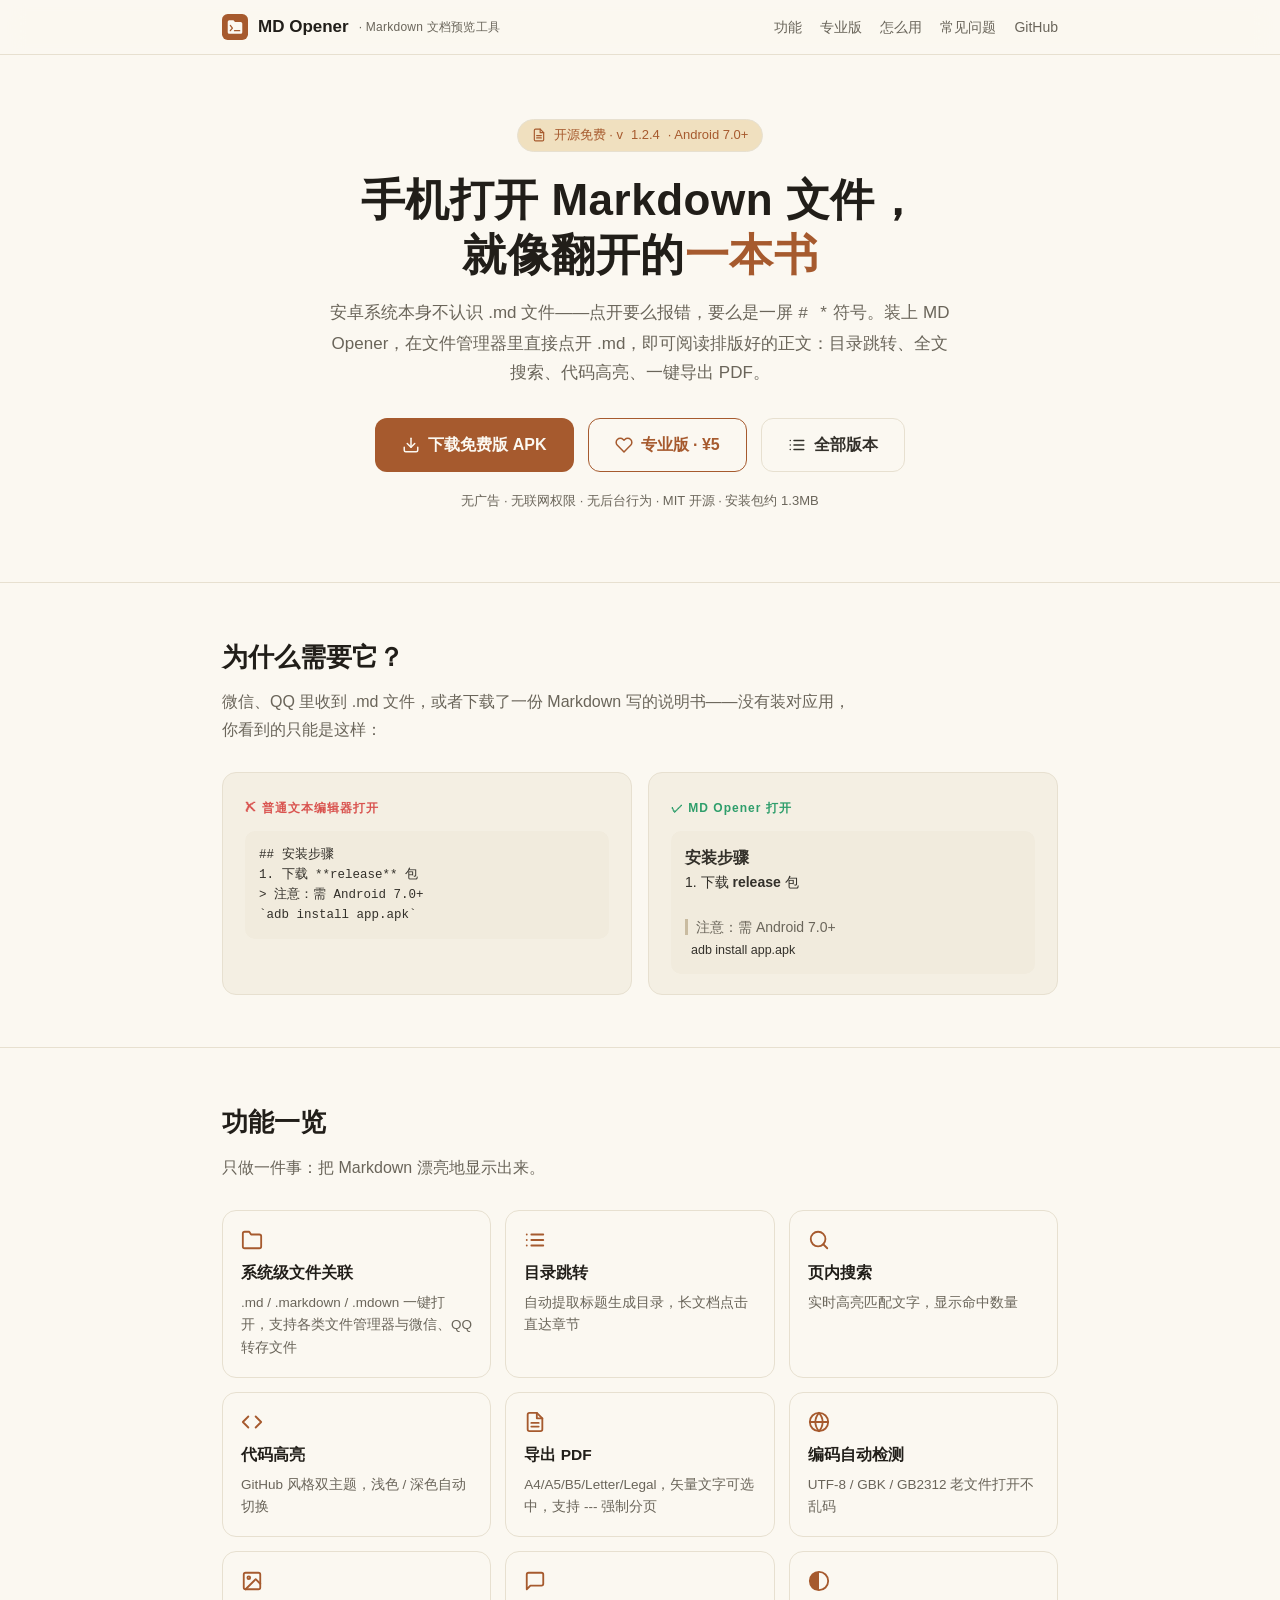
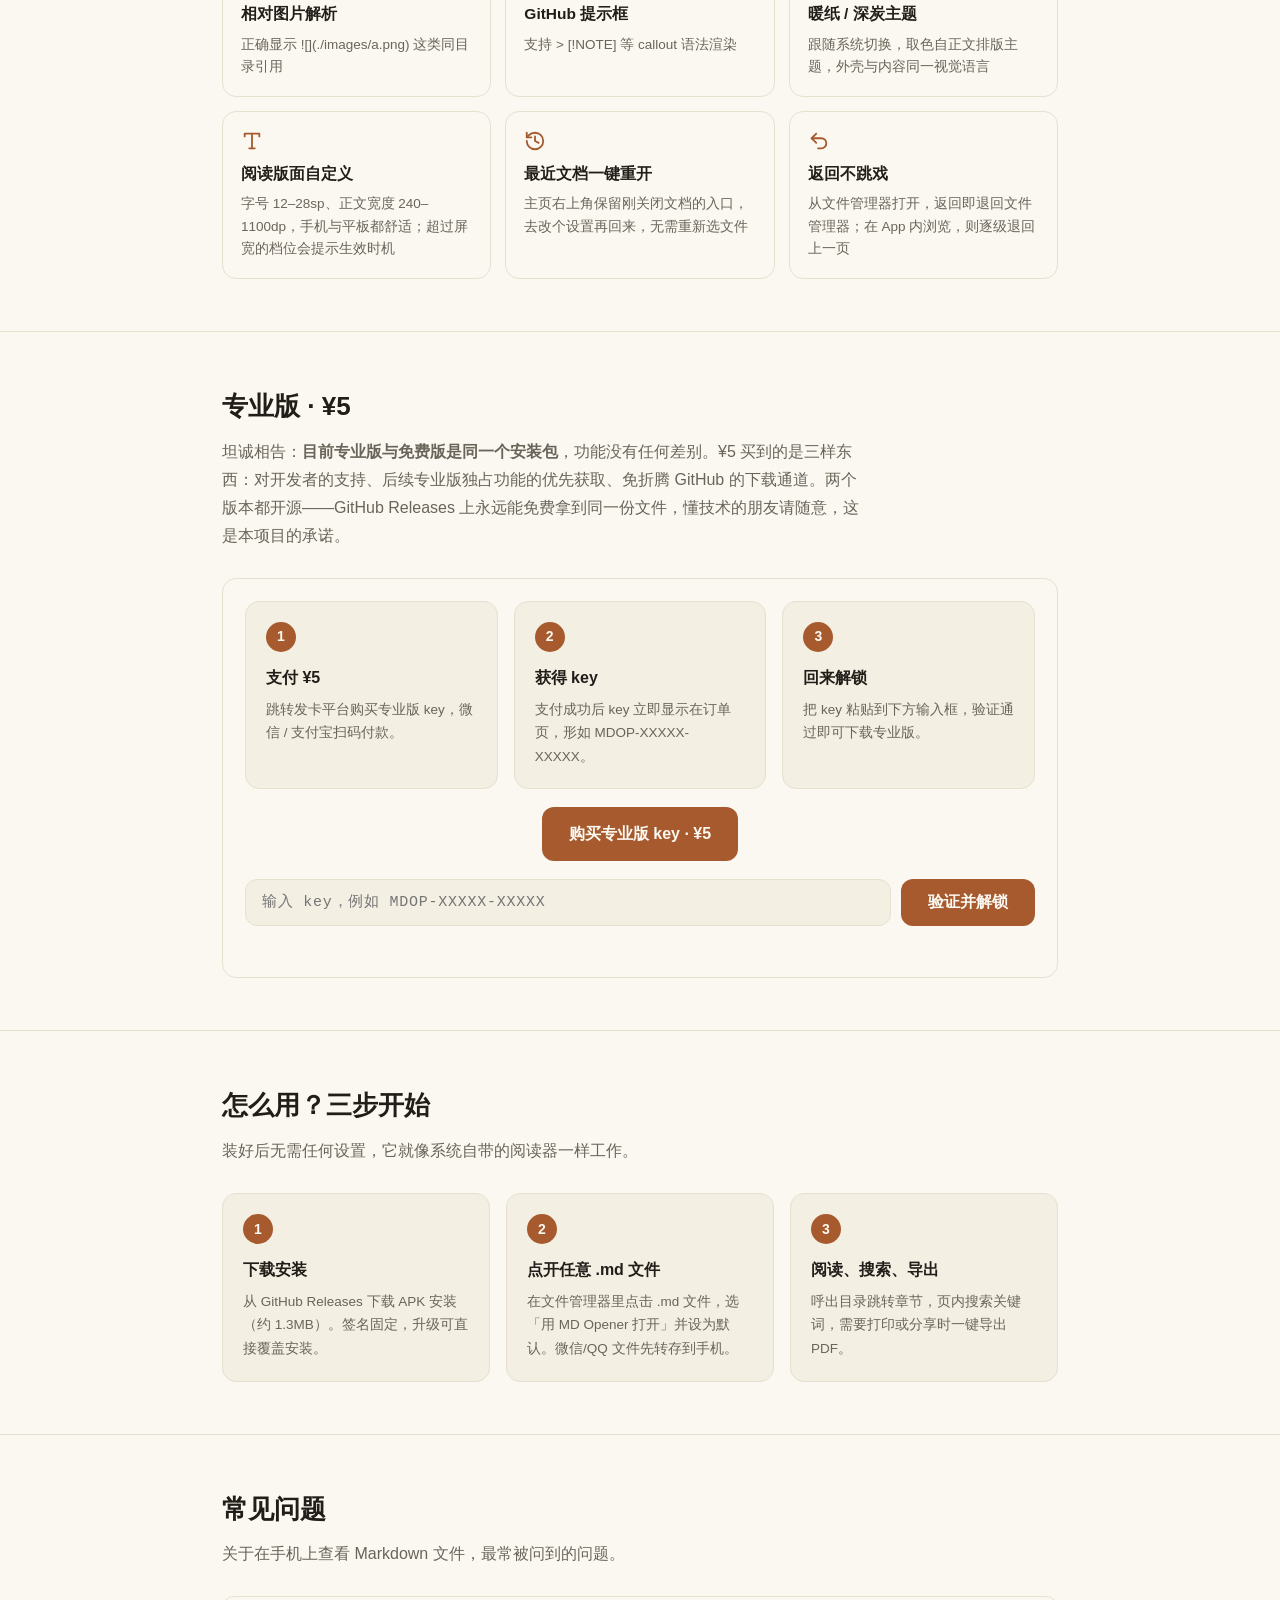
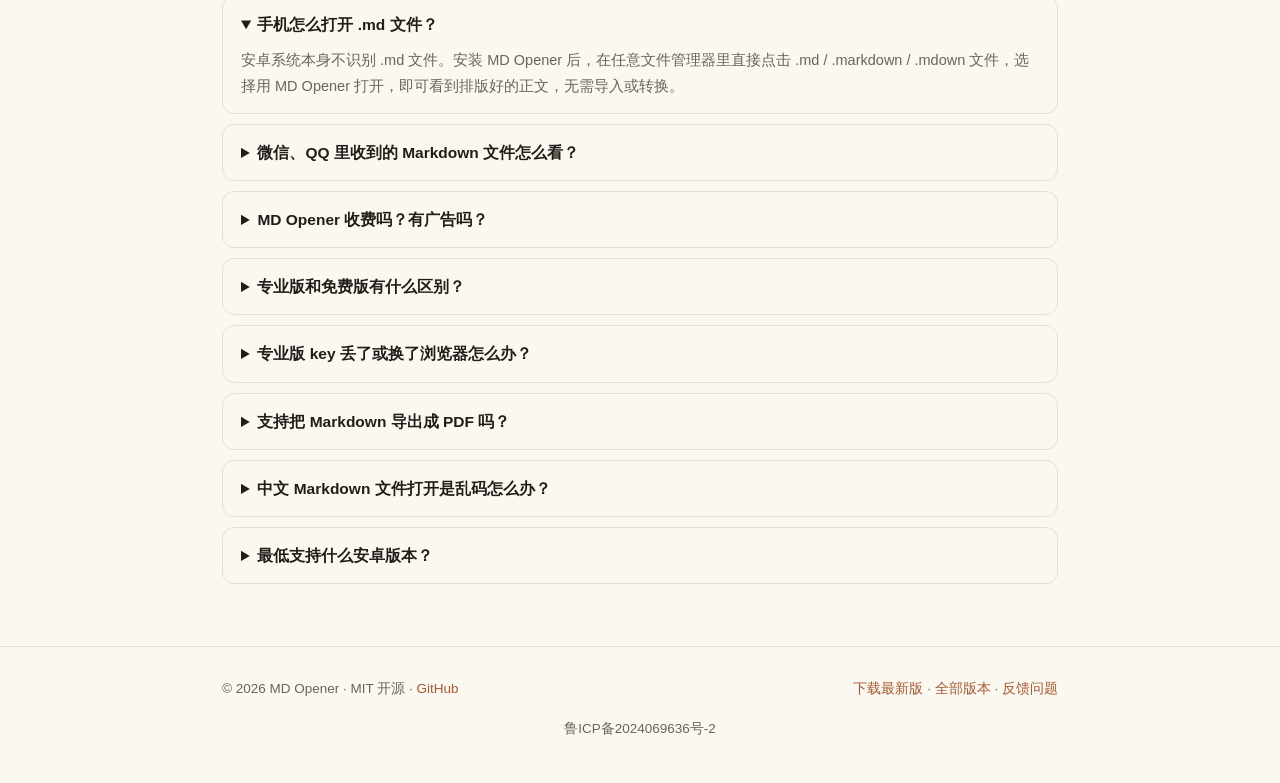
<file: docs/index.html>
<!DOCTYPE html>
<html lang="zh-CN">
<head>
  <meta charset="UTF-8" />
  <meta name="viewport" content="width=device-width, initial-scale=1.0" />
  <title>手机打开 Markdown 文件 — MD Opener 安卓 Markdown 查看器（免费·离线·开源）</title>
  <meta name="description" content="在手机上预览 Markdown 不再是乱码。MD Opener 是一款轻量的安卓 Markdown 查看器：文件管理器、微信、QQ 里点开 .md 文件即可阅读，支持目录跳转、全文搜索、代码高亮、导出 PDF。无广告、不联网、完全免费开源。" />
  <meta name="keywords" content="手机打开markdown,手机预览markdown,安卓markdown查看器,markdown阅读器安卓,md文件怎么打开,手机看md文件,markdown转pdf,微信打开md,QQ打开markdown,离线markdown阅读" />
  <meta name="author" content="honlnk" />
  <link rel="canonical" href="https://mdopener.honlnk.com/" />

  <!-- Open Graph / Twitter -->
  <meta property="og:type" content="website" />
  <meta property="og:site_name" content="MD Opener · Markdown 文档预览工具" />
  <meta property="og:title" content="手机打开 Markdown 文件 — MD Opener 安卓 Markdown 查看器" />
  <meta property="og:description" content="点开 .md 文件即可阅读：目录、搜索、代码高亮、导出 PDF。无广告、不联网、免费开源。" />
  <meta property="og:url" content="https://mdopener.honlnk.com/" />
  <meta property="og:locale" content="zh_CN" />
  <meta property="og:image" content="https://mdopener.honlnk.com/cover.png" />
  <meta name="twitter:card" content="summary_large_image" />
  <meta name="twitter:image" content="https://mdopener.honlnk.com/cover.png" />
  <meta name="twitter:title" content="手机打开 Markdown 文件 — MD Opener 安卓 Markdown 查看器" />
  <meta name="twitter:description" content="点开 .md 文件即可阅读：目录、搜索、代码高亮、导出 PDF。无广告、不联网、免费开源。" />

  <link rel="icon" type="image/svg+xml" href="data:image/svg+xml,%3Csvg xmlns='http://www.w3.org/2000/svg' viewBox='0 0 100 100'%3E%3Crect width='100' height='100' rx='22' fill='%23A65A2E'/%3E%3Cpath d='M22 30 Q22 24 28 24 H44 L50 31 H72 Q78 31 78 37 V70 Q78 76 72 76 H28 Q22 76 22 70 Z' fill='%23FBF8F1'/%3E%3Cpath d='M32 44 L40 54 L32 64' stroke='%23A65A2E' stroke-width='5' fill='none' stroke-linecap='round' stroke-linejoin='round'/%3E%3Cpath d='M48 64 H68' stroke='%23A65A2E' stroke-width='5' stroke-linecap='round'/%3E%3C/svg%3E" />

  <!-- 结构化数据：应用本体 -->
  <script type="application/ld+json">
  {
    "@context": "https://schema.org",
    "@type": "SoftwareApplication",
    "name": "MD Opener · Markdown 文档预览工具",
    "operatingSystem": "ANDROID",
    "applicationCategory": "UtilitiesApplication",
    "inLanguage": "zh-CN",
    "description": "轻量的安卓 Markdown 查看器：点开 .md 文件即可阅读，支持目录、搜索、代码高亮、导出 PDF，无广告、不联网、开源免费。",
    "offers": { "@type": "Offer", "price": "0", "priceCurrency": "CNY" },
    "author": { "@type": "Person", "name": "honlnk" },
    "license": "https://opensource.org/licenses/MIT",
    "downloadUrl": "https://github.com/honlnk/MDOpener/releases/latest",
    "featureList": "Markdown 渲染,目录跳转,全文搜索,代码高亮,导出 PDF,GBK 编码识别,相对图片解析,深色模式"
  }
  </script>
  <!-- 结构化数据：FAQ（覆盖长尾搜索） -->
  <script type="application/ld+json">
  {
    "@context": "https://schema.org",
    "@type": "FAQPage",
    "mainEntity": [
      {
        "@type": "Question",
        "name": "手机怎么打开 .md 文件？",
        "acceptedAnswer": { "@type": "Answer", "text": "安卓系统本身不识别 .md 文件。安装 MD Opener 后，在任意文件管理器里直接点击 .md / .markdown / .mdown 文件，选择用 MD Opener 打开，即可看到排版好的正文，无需导入或转换。" }
      },
      {
        "@type": "Question",
        "name": "微信、QQ 里收到的 Markdown 文件怎么看？",
        "acceptedAnswer": { "@type": "Answer", "text": "把文件转存到手机存储（或用文件管理器进入微信/QQ 的下载目录），点击后选择 MD Opener 打开即可。纯文本内容也可以直接用系统「分享」发给 MD Opener 渲染。" }
      },
      {
        "@type": "Question",
        "name": "MD Opener 收费吗？有广告吗？",
        "acceptedAnswer": { "@type": "Answer", "text": "免费版永远完全免费、无广告、不申请联网权限。另有 ¥5 的专业版（目前与免费版同一安装包），付费是对开发者的支持，两个版本都开源，GitHub 上始终能免费下载。" }
      },
      {
        "@type": "Question",
        "name": "专业版和免费版有什么区别？",
        "acceptedAnswer": { "@type": "Answer", "text": "目前没有任何区别，是同一个安装包。专业版是支持开发者的自愿付费通道，后续会逐步加入独占功能；两个版本都开源。" }
      },
      {
        "@type": "Question",
        "name": "支持把 Markdown 导出成 PDF 吗？",
        "acceptedAnswer": { "@type": "Answer", "text": "支持。可选 A4/A5/B5/Letter/Legal 纸张，导出的 PDF 文字为矢量可选中，可保留整页背景色，还支持用 --- 分割线强制分页。" }
      },
      {
        "@type": "Question",
        "name": "中文 Markdown 文件打开是乱码怎么办？",
        "acceptedAnswer": { "@type": "Answer", "text": "MD Opener 内置编码检测：自动识别 UTF-8 与 GBK/GB2312（GB18030）编码的文件，老文档也能正常显示，无需手动转码。" }
      },
      {
        "@type": "Question",
        "name": "最低支持什么安卓版本？",
        "acceptedAnswer": { "@type": "Answer", "text": "Android 7.0（API 24）及以上，覆盖绝大多数在用设备。" }
      }
    ]
  }
  </script>

  <style>
    :root {
      --bg: #FBF8F1;
      --bg-soft: #F4EFE3;
      --bg-code: #F1EBDD;
      --border: #E7E0D0;
      --text: #33302A;
      --text-soft: #6A655A;
      --heading: #211E19;
      --accent: #A65A2E;
      --accent-soft: #F0E0BF;
      --green: #2e9e6b;
      --danger: #C03B3B;
      --shadow: 0 1px 3px rgba(51,48,42,.05), 0 10px 30px rgba(51,48,42,.06);
    }
    @media (prefers-color-scheme: dark) {
      :root {
        --bg: #1B1916;
        --bg-soft: #232019;
        --bg-code: #26221C;
        --border: #38332A;
        --text: #D9D3C4;
        --text-soft: #9A9486;
        --heading: #ECE6D7;
        --accent: #D6A878;
        --accent-soft: #3A3128;
        --green: #7dc79c;
        --danger: #E06B5F;
        --shadow: 0 1px 3px rgba(0,0,0,.3), 0 10px 30px rgba(0,0,0,.35);
      }
    }
    * { box-sizing: border-box; }
    html { scroll-behavior: smooth; }
    body {
      margin: 0;
      font-family: -apple-system, BlinkMacSystemFont, "Segoe UI", "PingFang SC", "Hiragino Sans GB", "Microsoft YaHei", sans-serif;
      font-size: 16px;
      line-height: 1.75;
      color: var(--text);
      background: var(--bg);
      -webkit-font-smoothing: antialiased;
    }
    a { color: var(--accent); text-decoration: none; }
    a:hover { text-decoration: underline; }
    .container { max-width: 880px; margin: 0 auto; padding: 0 22px; }

    header {
      position: sticky; top: 0; z-index: 10;
      background: color-mix(in srgb, var(--bg) 85%, transparent);
      backdrop-filter: saturate(180%) blur(12px);
      -webkit-backdrop-filter: saturate(180%) blur(12px);
      border-bottom: 1px solid var(--border);
    }
    .nav { display: flex; align-items: center; justify-content: space-between; height: 54px; }
    .brand { display: flex; align-items: center; gap: 10px; font-weight: 700; font-size: 17px; color: var(--heading); }
    .brand img { width: 26px; height: 26px; }
    /* 备案要求名称含中文：副标题弱化处理，窄屏下让位给导航链接 */
    .brand-sub { font-size: 12px; font-weight: 500; color: var(--text-soft); letter-spacing: 0.02em; }
    @media (max-width: 640px) { .brand-sub { display: none; } }
    .nav-links { display: flex; gap: 18px; font-size: 14px; }
    .nav-links a { color: var(--text-soft); }
    .nav-links a:hover { color: var(--accent); }

    /* Hero */
    .hero { padding: 64px 0 56px; text-align: center; }
    .hero-badge {
      display: inline-flex; align-items: center; gap: 8px;
      font-size: 13px; color: var(--accent);
      background: var(--accent-soft);
      border: 1px solid var(--border);
      border-radius: 999px; padding: 4px 14px; margin-bottom: 20px;
    }
    .hero h1 {
      font-size: clamp(28px, 5vw, 44px);
      line-height: 1.25; color: var(--heading);
      margin: 0 0 16px; font-weight: 800; letter-spacing: .5px;
    }
    .hero h1 .accent { color: var(--accent); }
    .hero p.sub { font-size: 17px; color: var(--text-soft); max-width: 620px; margin: 0 auto 30px; }
    .hero-actions { display: flex; gap: 14px; justify-content: center; flex-wrap: wrap; }
    .btn {
      display: inline-flex; align-items: center; gap: 8px;
      padding: 12px 26px; border-radius: 12px; font-size: 16px; font-weight: 600;
      border: 1px solid var(--border); transition: transform .15s, box-shadow .15s;
      cursor: pointer;
    }
    .btn:hover { text-decoration: none; transform: translateY(-1px); box-shadow: var(--shadow); }
    .btn-primary { background: var(--accent); color: #FBF8F1; border-color: transparent; }
    .btn-primary:hover { color: #FBF8F1; }
    .btn-ghost { color: var(--text); background: var(--bg); }
    .hero-meta { margin-top: 18px; font-size: 13px; color: var(--text-soft); }

    /* 通用 section */
    section { padding: 52px 0; border-top: 1px solid var(--border); }
    .section-title { font-size: 26px; font-weight: 700; color: var(--heading); margin: 0 0 8px; }
    .section-desc { color: var(--text-soft); margin: 0 0 28px; max-width: 640px; }

    /* 痛点对照 */
    .compare { display: grid; grid-template-columns: 1fr 1fr; gap: 16px; }
    @media (max-width: 640px) { .compare { grid-template-columns: 1fr; } }
    .compare-card {
      border: 1px solid var(--border); border-radius: 14px; padding: 20px 22px;
      background: var(--bg-soft);
    }
    .compare-card .tag { font-size: 12px; font-weight: 700; letter-spacing: 1px; }
    .compare-card.bad .tag { color: #d9534f; }
    .compare-card.good .tag { color: var(--green); }
    .compare-card pre {
      margin: 10px 0 0; padding: 14px; border-radius: 10px; overflow-x: auto;
      background: var(--bg-code); color: var(--text);
      font-family: "SFMono-Regular", "JetBrains Mono", Consolas, Menlo, monospace;
      font-size: 12.5px; line-height: 1.6; white-space: pre-wrap;
    }

    /* 功能 */
    .feature-grid { display: grid; grid-template-columns: repeat(3, 1fr); gap: 14px; }
    @media (max-width: 760px) { .feature-grid { grid-template-columns: repeat(2, 1fr); } }
    @media (max-width: 520px) { .feature-grid { grid-template-columns: 1fr; } }
    .feature {
      border: 1px solid var(--border); border-radius: 14px; padding: 18px;
      background: var(--bg);
    }
    .feature .ico { color: var(--accent); }
    .feature .ico svg { display: block; }
    .feature h3 { margin: 8px 0 6px; font-size: 15.5px; color: var(--heading); }
    .feature p { margin: 0; font-size: 13.5px; color: var(--text-soft); line-height: 1.65; }

    /* 步骤 */
    .steps { display: grid; grid-template-columns: repeat(3, 1fr); gap: 16px; counter-reset: step; }
    @media (max-width: 640px) { .steps { grid-template-columns: 1fr; } }
    .step { border: 1px solid var(--border); border-radius: 14px; padding: 20px; background: var(--bg-soft); position: relative; }
    .step .num {
      width: 30px; height: 30px; border-radius: 50%;
      display: flex; align-items: center; justify-content: center;
      background: var(--accent); color: #FBF8F1; font-weight: 700; font-size: 14px;
      margin-bottom: 12px;
    }
    .step h3 { margin: 0 0 6px; font-size: 16px; color: var(--heading); }
    .step p { margin: 0; font-size: 13.5px; color: var(--text-soft); }

    /* FAQ */
    details {
      border: 1px solid var(--border); border-radius: 12px;
      padding: 14px 18px; margin-bottom: 10px; background: var(--bg);
    }
    details summary { cursor: pointer; font-weight: 600; color: var(--heading); font-size: 15.5px; }
    details p { margin: 10px 0 0; color: var(--text-soft); font-size: 14.5px; }

    footer { border-top: 1px solid var(--border); padding: 30px 0 44px; color: var(--text-soft); font-size: 13.5px; }
    footer .container { display: flex; justify-content: space-between; flex-wrap: wrap; gap: 10px; }
    footer .beian { flex-basis: 100%; text-align: center; margin-top: 6px; }
    footer .beian a { color: var(--text-soft); }

    /* 专业版 */
    .btn-pro { color: var(--accent); background: var(--bg); border-color: var(--accent); }
    .pro-card { border: 1px solid var(--border); border-radius: 14px; padding: 22px; background: var(--bg); }
    .pro-buy-row { text-align: center; margin: 18px 0 4px; }
    .key-row { display: flex; gap: 10px; margin-top: 18px; }
    @media (max-width: 520px) { .key-row { flex-direction: column; } }
    .key-row input {
      flex: 1; padding: 12px 16px; border-radius: 12px; font-size: 15px;
      border: 1px solid var(--border); background: var(--bg-soft); color: var(--text);
      font-family: "SFMono-Regular", "JetBrains Mono", Consolas, Menlo, monospace;
      letter-spacing: .05em; outline: none;
    }
    .key-row input:focus { border-color: var(--accent); }
    .key-row .btn { white-space: nowrap; }
    .key-status { margin: 10px 2px 0; font-size: 13.5px; min-height: 1.4em; }
    .key-status.err { color: #d9534f; }
    .key-status.ok { color: var(--green); }
    .pro-unlocked { margin-top: 18px; padding: 18px; border: 1px solid var(--green); border-radius: 12px; background: var(--bg-soft); }
    .pro-unlocked .ttl { color: var(--green); font-weight: 700; }
    .pro-unlocked p { margin: 6px 0 14px; font-size: 13.5px; color: var(--text-soft); }
    .pro-actions { display: flex; justify-content: center; margin-top: 4px; }
    .pro-foot { display: flex; align-items: center; justify-content: space-between; gap: 10px; margin-top: 14px; padding-top: 12px; border-top: 1px dashed var(--border); }
    .key-shown { font-size: 12.5px; color: var(--text-soft); min-width: 0; overflow: hidden; text-overflow: ellipsis; white-space: nowrap; }
    .key-shown code { color: var(--text); background: var(--bg-code); padding: 2px 6px; border-radius: 6px; user-select: all; }
    .key-clear { flex-shrink: 0; font-size: 12.5px; color: var(--text-soft); text-decoration: underline dotted; }
    .key-clear:hover { color: var(--danger); }
    .btn-danger { background: var(--danger); color: #FBF8F1; border-color: transparent; }
    .btn-danger:hover { color: #FBF8F1; }
    .modal-mask { position: fixed; inset: 0; z-index: 60; background: rgba(27,25,22,.55); display: flex; align-items: center; justify-content: center; padding: 20px; }
    .modal { background: var(--bg); border: 1px solid var(--border); border-radius: 16px; box-shadow: var(--shadow); max-width: 460px; width: 100%; padding: 24px; }
    .modal h3 { margin: 0 0 10px; font-size: 18px; color: var(--heading); }
    .modal p { font-size: 14px; line-height: 1.7; color: var(--text-soft); margin: 0 0 8px; }
    .modal .warn { color: var(--danger); font-weight: 600; }
    .modal-key { margin: 14px 0 0; padding: 10px 12px; background: var(--bg-code); border-radius: 10px; font-size: 13.5px; color: var(--text); text-align: center; user-select: all; letter-spacing: .03em; }
    .modal-btns { display: flex; flex-wrap: wrap; gap: 10px; margin-top: 18px; }
    .modal-btns .btn { padding: 10px 18px; font-size: 14.5px; }
    .pro-badge {
      display: inline-block; font-size: 12px; font-weight: 600;
      color: var(--accent); background: var(--accent-soft);
      border: 1px solid var(--border); border-radius: 999px;
      padding: 2px 10px; vertical-align: middle; margin-left: 8px;
    }
    .pro-soon .ttl { font-weight: 700; color: var(--heading); }
    .pro-soon p { margin: 8px 0 0; font-size: 14.5px; color: var(--text-soft); }
    [hidden] { display: none !important; }
  </style>
</head>
<body>

<header>
  <div class="container nav">
    <div class="brand">
      <svg width="26" height="26" viewBox="0 0 100 100" aria-hidden="true"><rect width="100" height="100" rx="22" fill="#A65A2E"/><path d="M22 30 Q22 24 28 24 H44 L50 31 H72 Q78 31 78 37 V70 Q78 76 72 76 H28 Q22 76 22 70 Z" fill="#FBF8F1"/><path d="M32 44 L40 54 L32 64" stroke="#A65A2E" stroke-width="5" fill="none" stroke-linecap="round" stroke-linejoin="round"/><path d="M48 64 H68" stroke="#A65A2E" stroke-width="5" stroke-linecap="round"/></svg>
      MD Opener <span class="brand-sub">· Markdown 文档预览工具</span>
    </div>
    <nav class="nav-links">
      <a href="#features">功能</a>
      <a href="#pro">专业版</a>
      <a href="#how">怎么用</a>
      <a href="#faq">常见问题</a>
      <a href="https://github.com/honlnk/MDOpener" target="_blank" rel="noopener">GitHub</a>
    </nav>
  </div>
</header>

<main>
  <div class="hero container">
    <div class="hero-badge"><svg width="14" height="14" viewBox="0 0 24 24" fill="none" stroke="currentColor" stroke-width="2" stroke-linecap="round" stroke-linejoin="round" aria-hidden="true"><path d="M14 2H6a2 2 0 0 0-2 2v16a2 2 0 0 0 2 2h12a2 2 0 0 0 2-2V8z"/><path d="M14 2v6h6"/><path d="M16 13H8"/><path d="M16 17H8"/></svg>开源免费 · v<span id="ver">1.2.4</span> · Android 7.0+</div>
    <h1>手机打开 Markdown 文件，<br/>就像翻开的<span class="accent">一本书</span></h1>
    <p class="sub">安卓系统本身不认识 .md 文件——点开要么报错，要么是一屏 <code># *</code> 符号。装上 MD Opener，在文件管理器里直接点开 .md，即可阅读排版好的正文：目录跳转、全文搜索、代码高亮、一键导出 PDF。</p>
    <div class="hero-actions">
      <a class="btn btn-primary" href="https://github.com/honlnk/MDOpener/releases/latest/download/MD-Opener-latest.apk"><svg width="18" height="18" viewBox="0 0 24 24" fill="none" stroke="currentColor" stroke-width="2" stroke-linecap="round" stroke-linejoin="round" aria-hidden="true"><path d="M21 15v4a2 2 0 0 1-2 2H5a2 2 0 0 1-2-2v-4"/><path d="M7 10l5 5 5-5"/><path d="M12 15V3"/></svg>下载免费版 APK</a>
      <a class="btn btn-pro" href="#pro"><svg width="18" height="18" viewBox="0 0 24 24" fill="none" stroke="currentColor" stroke-width="2" stroke-linecap="round" stroke-linejoin="round" aria-hidden="true"><path d="M20.84 4.61a5.5 5.5 0 0 0-7.78 0L12 5.67l-1.06-1.06a5.5 5.5 0 0 0-7.78 7.78l1.06 1.06L12 21.23l7.78-7.78 1.06-1.06a5.5 5.5 0 0 0 0-7.78z"/></svg>专业版 · ¥5</a>
      <a class="btn btn-ghost" href="https://github.com/honlnk/MDOpener/releases" target="_blank" rel="noopener"><svg width="18" height="18" viewBox="0 0 24 24" fill="none" stroke="currentColor" stroke-width="2" stroke-linecap="round" stroke-linejoin="round" aria-hidden="true"><path d="M8 6h13"/><path d="M8 12h13"/><path d="M8 18h13"/><path d="M3 6h.01"/><path d="M3 12h.01"/><path d="M3 18h.01"/></svg>全部版本</a>
    </div>
    <p class="hero-meta">无广告 · 无联网权限 · 无后台行为 · MIT 开源 · 安装包约 1.3MB</p>
  </div>

  <section id="why">
    <div class="container">
      <h2 class="section-title">为什么需要它？</h2>
      <p class="section-desc">微信、QQ 里收到 .md 文件，或者下载了一份 Markdown 写的说明书——没有装对应用，你看到的只能是这样：</p>
      <div class="compare">
        <div class="compare-card bad">
          <span class="tag">✗ 普通文本编辑器打开</span>
          <pre>## 安装步骤
1. 下载 **release** 包
&gt; 注意：需 Android 7.0+
`adb install app.apk`</pre>
        </div>
        <div class="compare-card good">
          <span class="tag">✓ MD Opener 打开</span>
          <pre style="font-family:inherit; font-size:14px;">
<b style="font-size:16px;">安装步骤</b>
1. 下载 <b>release</b> 包

<span style="border-left:3px solid #C9BBA0; padding-left:8px; color:var(--text-soft);">注意：需 Android 7.0+</span>
<span style="background:var(--bg-code); padding:1px 6px; border-radius:4px; font-size:12.5px;">adb install app.apk</span></pre>
        </div>
      </div>
    </div>
  </section>

  <section id="features">
    <div class="container">
      <h2 class="section-title">功能一览</h2>
      <p class="section-desc">只做一件事：把 Markdown 漂亮地显示出来。</p>
      <div class="feature-grid">
        <div class="feature"><div class="ico"><svg width="22" height="22" viewBox="0 0 24 24" fill="none" stroke="currentColor" stroke-width="2" stroke-linecap="round" stroke-linejoin="round" aria-hidden="true"><path d="M22 19a2 2 0 0 1-2 2H4a2 2 0 0 1-2-2V5a2 2 0 0 1 2-2h5l2 3h9a2 2 0 0 1 2 2z"/></svg></div><h3>系统级文件关联</h3><p>.md / .markdown / .mdown 一键打开，支持各类文件管理器与微信、QQ 转存文件</p></div>
        <div class="feature"><div class="ico"><svg width="22" height="22" viewBox="0 0 24 24" fill="none" stroke="currentColor" stroke-width="2" stroke-linecap="round" stroke-linejoin="round" aria-hidden="true"><path d="M8 6h13"/><path d="M8 12h13"/><path d="M8 18h13"/><path d="M3 6h.01"/><path d="M3 12h.01"/><path d="M3 18h.01"/></svg></div><h3>目录跳转</h3><p>自动提取标题生成目录，长文档点击直达章节</p></div>
        <div class="feature"><div class="ico"><svg width="22" height="22" viewBox="0 0 24 24" fill="none" stroke="currentColor" stroke-width="2" stroke-linecap="round" stroke-linejoin="round" aria-hidden="true"><circle cx="11" cy="11" r="8"/><path d="M21 21l-4.35-4.35"/></svg></div><h3>页内搜索</h3><p>实时高亮匹配文字，显示命中数量</p></div>
        <div class="feature"><div class="ico"><svg width="22" height="22" viewBox="0 0 24 24" fill="none" stroke="currentColor" stroke-width="2" stroke-linecap="round" stroke-linejoin="round" aria-hidden="true"><path d="M16 18l6-6-6-6"/><path d="M8 6l-6 6 6 6"/></svg></div><h3>代码高亮</h3><p>GitHub 风格双主题，浅色 / 深色自动切换</p></div>
        <div class="feature"><div class="ico"><svg width="22" height="22" viewBox="0 0 24 24" fill="none" stroke="currentColor" stroke-width="2" stroke-linecap="round" stroke-linejoin="round" aria-hidden="true"><path d="M14 2H6a2 2 0 0 0-2 2v16a2 2 0 0 0 2 2h12a2 2 0 0 0 2-2V8z"/><path d="M14 2v6h6"/><path d="M16 13H8"/><path d="M16 17H8"/></svg></div><h3>导出 PDF</h3><p>A4/A5/B5/Letter/Legal，矢量文字可选中，支持 --- 强制分页</p></div>
        <div class="feature"><div class="ico"><svg width="22" height="22" viewBox="0 0 24 24" fill="none" stroke="currentColor" stroke-width="2" stroke-linecap="round" stroke-linejoin="round" aria-hidden="true"><circle cx="12" cy="12" r="10"/><path d="M2 12h20"/><path d="M12 2a15.3 15.3 0 0 1 4 10 15.3 15.3 0 0 1-4 10 15.3 15.3 0 0 1-4-10 15.3 15.3 0 0 1 4-10z"/></svg></div><h3>编码自动检测</h3><p>UTF-8 / GBK / GB2312 老文件打开不乱码</p></div>
        <div class="feature"><div class="ico"><svg width="22" height="22" viewBox="0 0 24 24" fill="none" stroke="currentColor" stroke-width="2" stroke-linecap="round" stroke-linejoin="round" aria-hidden="true"><rect x="3" y="3" width="18" height="18" rx="2"/><circle cx="8.5" cy="8.5" r="1.5"/><path d="M21 15l-5-5L5 21"/></svg></div><h3>相对图片解析</h3><p>正确显示 ![](./images/a.png) 这类同目录引用</p></div>
        <div class="feature"><div class="ico"><svg width="22" height="22" viewBox="0 0 24 24" fill="none" stroke="currentColor" stroke-width="2" stroke-linecap="round" stroke-linejoin="round" aria-hidden="true"><path d="M21 15a2 2 0 0 1-2 2H7l-4 4V5a2 2 0 0 1 2-2h14a2 2 0 0 1 2 2z"/></svg></div><h3>GitHub 提示框</h3><p>支持 &gt; [!NOTE] 等 callout 语法渲染</p></div>
        <div class="feature"><div class="ico"><svg width="22" height="22" viewBox="0 0 24 24" fill="none" stroke="currentColor" stroke-width="2" stroke-linecap="round" stroke-linejoin="round" aria-hidden="true"><circle cx="12" cy="12" r="10"/><path d="M12 2a10 10 0 0 0 0 20z" fill="currentColor" stroke="none"/></svg></div><h3>暖纸 / 深炭主题</h3><p>跟随系统切换，取色自正文排版主题，外壳与内容同一视觉语言</p></div>
        <div class="feature"><div class="ico"><svg width="22" height="22" viewBox="0 0 24 24" fill="none" stroke="currentColor" stroke-width="2" stroke-linecap="round" stroke-linejoin="round" aria-hidden="true"><polyline points="4 7 4 4 20 4 20 7"/><line x1="9" y1="20" x2="15" y2="20"/><line x1="12" y1="4" x2="12" y2="20"/></svg></div><h3>阅读版面自定义</h3><p>字号 12–28sp、正文宽度 240–1100dp，手机与平板都舒适；超过屏宽的档位会提示生效时机</p></div>
        <div class="feature"><div class="ico"><svg width="22" height="22" viewBox="0 0 24 24" fill="none" stroke="currentColor" stroke-width="2" stroke-linecap="round" stroke-linejoin="round" aria-hidden="true"><path d="M3 12a9 9 0 1 0 9-9 9.75 9.75 0 0 0-6.74 2.74L3 8"/><path d="M3 3v5h5"/><path d="M12 7v5l4 2"/></svg></div><h3>最近文档一键重开</h3><p>主页右上角保留刚关闭文档的入口，去改个设置再回来，无需重新选文件</p></div>
        <div class="feature"><div class="ico"><svg width="22" height="22" viewBox="0 0 24 24" fill="none" stroke="currentColor" stroke-width="2" stroke-linecap="round" stroke-linejoin="round" aria-hidden="true"><path d="M9 14 4 9l5-5"/><path d="M4 9h10.5a5.5 5.5 0 0 1 5.5 5.5v0a5.5 5.5 0 0 1-5.5 5.5H11"/></svg></div><h3>返回不跳戏</h3><p>从文件管理器打开，返回即退回文件管理器；在 App 内浏览，则逐级退回上一页</p></div>
      </div>
    </div>
  </section>

  <section id="pro">
    <div class="container">
      <h2 class="section-title">专业版 · ¥5</h2>
      <p class="section-desc">坦诚相告：<b>目前专业版与免费版是同一个安装包</b>，功能没有任何差别。¥5 买到的是三样东西：对开发者的支持、后续专业版独占功能的优先获取、免折腾 GitHub 的下载通道。两个版本都开源——GitHub Releases 上永远能免费拿到同一份文件，懂技术的朋友请随意，这是本项目的承诺。</p>
      <div class="pro-card">
        <div id="pro-locked">
          <div class="steps">
            <div class="step"><div class="num">1</div><h3>支付 ¥5</h3><p>跳转发卡平台购买专业版 key，微信 / 支付宝扫码付款。</p></div>
            <div class="step"><div class="num">2</div><h3>获得 key</h3><p>支付成功后 key 立即显示在订单页，形如 MDOP-XXXXX-XXXXX。</p></div>
            <div class="step"><div class="num">3</div><h3>回来解锁</h3><p>把 key 粘贴到下方输入框，验证通过即可下载专业版。</p></div>
          </div>
          <p class="pro-buy-row"><a class="btn btn-primary" id="pro-buy" href="#" target="_blank" rel="noopener">购买专业版 key · ¥5</a></p>
          <div class="key-row">
            <input id="key-input" type="text" placeholder="输入 key，例如 MDOP-XXXXX-XXXXX" autocomplete="off" spellcheck="false" />
            <button class="btn btn-primary" id="key-verify" type="button">验证并解锁</button>
          </div>
          <p class="key-status" id="key-status"></p>
        </div>
        <div class="pro-unlocked" id="pro-unlocked" hidden>
          <div class="ttl">✓ 专业版已解锁</div>
          <p>本浏览器已记住你的 key，下次访问无需重新输入。当前专业版与免费版为同一安装包，签名一致，可直接覆盖安装。</p>
          <div class="pro-actions"><a class="btn btn-primary" id="pro-download" href="#">下载专业版 APK</a></div>
          <div class="pro-foot">
            <span class="key-shown">本机 key <code id="key-shown"></code></span>
            <a href="#" class="key-clear" id="key-clear">清除本机保存的 key</a>
          </div>
        </div>
      </div>
    </div>
  </section>

  <section id="how">
    <div class="container">
      <h2 class="section-title">怎么用？三步开始</h2>
      <p class="section-desc">装好后无需任何设置，它就像系统自带的阅读器一样工作。</p>
      <div class="steps">
        <div class="step"><div class="num">1</div><h3>下载安装</h3><p>从 GitHub Releases 下载 APK 安装（约 1.3MB）。签名固定，升级可直接覆盖安装。</p></div>
        <div class="step"><div class="num">2</div><h3>点开任意 .md 文件</h3><p>在文件管理器里点击 .md 文件，选「用 MD Opener 打开」并设为默认。微信/QQ 文件先转存到手机。</p></div>
        <div class="step"><div class="num">3</div><h3>阅读、搜索、导出</h3><p>呼出目录跳转章节，页内搜索关键词，需要打印或分享时一键导出 PDF。</p></div>
      </div>
    </div>
  </section>

  <section id="faq">
    <div class="container">
      <h2 class="section-title">常见问题</h2>
      <p class="section-desc">关于在手机上查看 Markdown 文件，最常被问到的问题。</p>
      <details open>
        <summary>手机怎么打开 .md 文件？</summary>
        <p>安卓系统本身不识别 .md 文件。安装 MD Opener 后，在任意文件管理器里直接点击 .md / .markdown / .mdown 文件，选择用 MD Opener 打开，即可看到排版好的正文，无需导入或转换。</p>
      </details>
      <details>
        <summary>微信、QQ 里收到的 Markdown 文件怎么看？</summary>
        <p>先把文件转存到手机存储（或用文件管理器进入微信/QQ 的下载目录），点击后选择 MD Opener 打开即可。纯文本内容也可以直接用系统「分享」发给 MD Opener 渲染。</p>
      </details>
      <details>
        <summary>MD Opener 收费吗？有广告吗？</summary>
        <p>免费版永远完全免费、无广告、不申请联网权限，所有渲染都在手机本地完成。另有 ¥5 的专业版——目前与免费版是同一个安装包，付费是对开发者的支持，并可优先获取后续独占功能。两个版本都开源，GitHub 上始终能免费下载。</p>
      </details>
      <details>
        <summary>专业版和免费版有什么区别？</summary>
        <p>目前没有任何区别，是同一个安装包。专业版（¥5）是支持开发者的通道，后续会逐步加入独占功能。它同样开源——GitHub Releases 永远提供同一份文件的免费下载，付费与否完全自愿。</p>
      </details>
      <details>
        <summary>专业版 key 丢了或换了浏览器怎么办？</summary>
        <p>解锁状态只保存在当前浏览器本地。换浏览器或清理缓存后，回到本页重新输入 key 即可恢复下载。key 长期有效，请保留好订单详情页里的 key（建议截图保存）。</p>
      </details>
      <details>
        <summary>支持把 Markdown 导出成 PDF 吗？</summary>
        <p>支持。可选 A4/A5/B5/Letter/Legal 纸张，导出的 PDF 文字为矢量可选中，可保留整页背景色，还支持用 --- 分割线强制分页。</p>
      </details>
      <details>
        <summary>中文 Markdown 文件打开是乱码怎么办？</summary>
        <p>MD Opener 内置编码检测：自动识别 UTF-8 与 GBK/GB2312（GB18030）编码的文件，老文档也能正常显示，无需手动转码。</p>
      </details>
      <details>
        <summary>最低支持什么安卓版本？</summary>
        <p>Android 7.0（API 24）及以上，覆盖绝大多数在用设备。</p>
      </details>
    </div>
  </section>
</main>

<footer>
  <div class="container">
    <div>© 2026 MD Opener · MIT 开源 · <a href="https://github.com/honlnk/MDOpener" target="_blank" rel="noopener">GitHub</a></div>
    <div><a href="https://github.com/honlnk/MDOpener/releases/latest/download/MD-Opener-latest.apk">下载最新版</a> · <a href="https://github.com/honlnk/MDOpener/releases" target="_blank" rel="noopener">全部版本</a> · <a href="https://github.com/honlnk/MDOpener/issues" target="_blank" rel="noopener">反馈问题</a></div>
    <div class="beian"><a href="https://beian.miit.gov.cn/" target="_blank" rel="noopener">鲁ICP备2024069636号-2</a></div>
  </div>
</footer>

  <!-- 清除 key 前的确认弹窗 -->
  <div class="modal-mask" id="clear-modal" hidden>
    <div class="modal" role="dialog" aria-modal="true" aria-labelledby="clear-modal-title">
      <h3 id="clear-modal-title">清除前，请先确认 key 已备份</h3>
      <p>清除后本浏览器将忘记 key，重新解锁需要再次输入。<span class="warn">卡密遗失不补</span>，订单详情页是唯一的找回途径。</p>
      <p class="modal-key" id="modal-key"></p>
      <div class="modal-btns">
        <button class="btn btn-primary" id="key-export" type="button">导出 key 到 txt 文件</button>
        <button class="btn btn-danger" id="key-clear-confirm" type="button">确认清除</button>
        <button class="btn btn-ghost" id="key-clear-cancel" type="button">取消</button>
      </div>
    </div>
  </div>

<script src="pro-keys.js"></script>
<script>
  // —— 链接配置 ——
  // 专业版有了独立构建后，把 PRO_APK_URL 改为 .../download/MD-Opener-Pro-latest.apk
  const FREE_APK_URL = 'https://github.com/honlnk/MDOpener/releases/latest/download/MD-Opener-latest.apk';
  const PRO_APK_URL = FREE_APK_URL;
  // 链动小铺商品链接（买家付款后订单页自动发放唯一卡密）
  const BUY_URL = 'https://wzyp.cn/item/c6jmfk';
  const KEY_STORE = 'mdopener_pro_key';

  // —— 专业版解锁（购买通道开放时恢复对应 DOM，这套逻辑即自动生效）——
  const keyInput = document.getElementById('key-input');
  if (keyInput) {
    const keyStatus = document.getElementById('key-status');
    const lockedBox = document.getElementById('pro-locked');
    const unlockedBox = document.getElementById('pro-unlocked');

    function setStatus(msg, ok) {
      keyStatus.textContent = msg;
      keyStatus.className = 'key-status' + (msg ? (ok ? ' ok' : ' err') : '');
    }
    function unlock() {
      lockedBox.hidden = true;
      unlockedBox.hidden = false;
      fillKeyTexts();
    }

    document.getElementById('key-verify').addEventListener('click', () => {
      if (!window.MDOpenerKeys) { setStatus('校验组件加载失败，请刷新页面重试', false); return; }
      const v = keyInput.value;
      if (MDOpenerKeys.isValid(v)) {
        try { localStorage.setItem(KEY_STORE, v.trim()); } catch (e) {}
        unlock();
      } else {
        setStatus('key 无效，请检查是否输入完整（建议从订单页复制粘贴）', false);
      }
    });
    keyInput.addEventListener('keydown', e => { if (e.key === 'Enter') document.getElementById('key-verify').click(); });

    // 清除 key：强提示弹窗 + 一键导出 txt 备份
    const clearModal = document.getElementById('clear-modal');
    let currentKey = '';
    function fillKeyTexts() {
      try { currentKey = (localStorage.getItem(KEY_STORE) || '').trim(); } catch (e) { currentKey = ''; }
      document.getElementById('key-shown').textContent = currentKey;
      document.getElementById('modal-key').textContent = currentKey;
    }
    document.getElementById('key-clear').addEventListener('click', e => {
      e.preventDefault();
      fillKeyTexts();
      clearModal.hidden = false;
      document.getElementById('key-clear-confirm').focus();
    });
    function closeClearModal() { clearModal.hidden = true; }
    document.getElementById('key-clear-cancel').addEventListener('click', closeClearModal);
    clearModal.addEventListener('click', e => { if (e.target === clearModal) closeClearModal(); });
    document.addEventListener('keydown', e => { if (e.key === 'Escape' && !clearModal.hidden) closeClearModal(); });
    document.getElementById('key-export').addEventListener('click', () => {
      if (!currentKey) return;
      const content = [
        'MD Opener 专业版 key 备份',
        '',
        'key：' + currentKey,
        '导出时间：' + new Date().toLocaleString('zh-CN'),
        '',
        '使用方式：打开官网 https://mdopener.honlnk.com ，',
        '在「专业版」板块输入此 key 即可解锁下载。',
        'key 长期有效；请妥善保存本文件，卡密遗失不补。',
        '',
        '官网：https://mdopener.honlnk.com',
        '源码：https://github.com/honlnk/MDOpener'
      ].join('\r\n');
      const blob = new Blob([content], { type: 'text/plain;charset=utf-8' });
      const url = URL.createObjectURL(blob);
      const a = document.createElement('a');
      a.href = url;
      a.download = 'MD-Opener-key.txt';
      document.body.appendChild(a);
      a.click();
      a.remove();
      setTimeout(() => URL.revokeObjectURL(url), 1000);
    });
    document.getElementById('key-clear-confirm').addEventListener('click', () => {
      try { localStorage.removeItem(KEY_STORE); } catch (err) {}
      closeClearModal();
      unlockedBox.hidden = true;
      lockedBox.hidden = false;
      keyInput.value = '';
      setStatus('', false);
    });

    // 已保存的 key：刷新或重访时保持解锁
    try {
      const saved = localStorage.getItem(KEY_STORE);
      if (saved && window.MDOpenerKeys && MDOpenerKeys.isValid(saved)) unlock();
    } catch (e) {}

    // 购买按钮：未配置链接时给出提示而不是 404
    const buyBtn = document.getElementById('pro-buy');
    if (BUY_URL) {
      buyBtn.href = BUY_URL;
    } else {
      buyBtn.addEventListener('click', e => {
        e.preventDefault();
        setStatus('购买通道即将开通。专业版与免费版目前是同一个安装包，可先点上方「下载免费版 APK」。', false);
        keyInput.focus();
      });
    }
    document.getElementById('pro-download').href = PRO_APK_URL;
  }

  // 显示 GitHub 最新版本号（失败则保留 HTML 内置版本）
  fetch('https://api.github.com/repos/honlnk/MDOpener/releases/latest')
    .then(r => r.ok ? r.json() : null)
    .then(j => { if (j && j.tag_name) document.getElementById('ver').textContent = j.tag_name.replace(/^v/, ''); })
    .catch(() => {});
</script>
</body>
</html>
</file>
